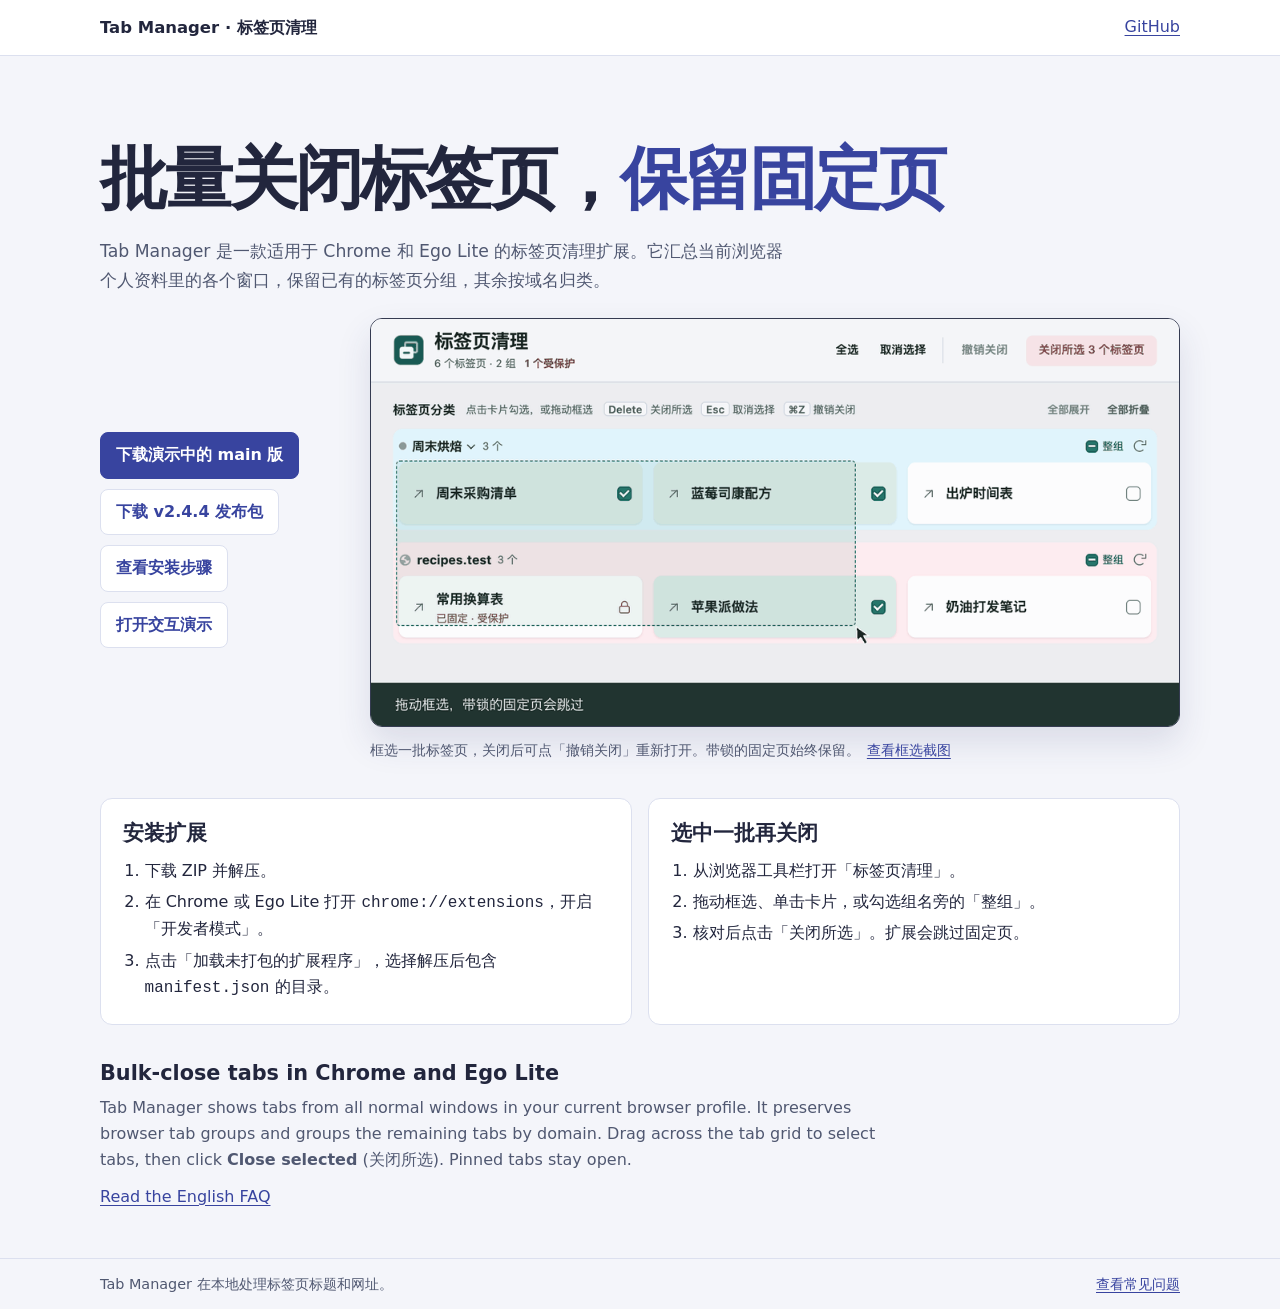
<file: docs/index.html>
<!doctype html>
<html lang="zh-CN">
<head>
  <meta charset="utf-8">
  <meta name="viewport" content="width=device-width, initial-scale=1">
  <title>Tab Manager · 批量关闭 Chrome 和 Ego Lite 标签页</title>
  <meta name="description" content="在同一个面板整理 Chrome 和 Ego Lite 的跨窗口标签页。按组浏览、拖动框选、批量关闭，并保留固定标签页。">
  <link rel="canonical" href="https://ximendatie.github.io/tab-manager/">
  <meta property="og:title" content="Tab Manager · 标签页清理">
  <meta property="og:description" content="跨窗口分组、拖动框选、批量关闭。已固定的标签页会保留。">
  <meta property="og:image" content="https://ximendatie.github.io/tab-manager/extension-screenshot.png">
  <style>
    :root {
      color-scheme: light;
      font: 16px/1.65 system-ui, sans-serif;
      color: #22263d;
      background: #f4f5fa;
      --muted: #505871;
      --accent: #38449f;
      --line: #dce0ef;
      --surface: #fff;
    }
    * { box-sizing: border-box; }
    body { margin: 0; }
    .wrap { width: min(1080px, calc(100% - 40px)); margin-inline: auto; }
    header { background: var(--surface); border-bottom: 1px solid var(--line); }
    header .wrap, .actions, footer .wrap {
      display: flex;
      flex-wrap: wrap;
      align-items: center;
      gap: 12px 24px;
    }
    header .wrap, footer .wrap { justify-content: space-between; padding-block: 14px; }
    .brand { color: inherit; font-size: 1.03rem; font-weight: 750; text-decoration: none; }
    main { padding-block: clamp(36px, 7vw, 84px) 48px; }
    h1, h2 { margin: 0; line-height: 1.16; }
    h1 { font-size: clamp(2rem, 6vw, 4.25rem); letter-spacing: -.045em; }
    h1 span { display: inline-block; color: var(--accent); }
    h2 { font-size: 1.3rem; }
    p { margin: 0; }
    .lede { max-width: 43rem; margin-block: 18px 24px; color: var(--muted); font-size: 1.08rem; }
    a { color: var(--accent); text-underline-offset: .2em; }
    a:focus-visible { outline: 3px solid var(--accent); outline-offset: 4px; }
    .actions a { padding: 9px 15px; border-radius: 8px; font-weight: 650; text-decoration: none; }
    .primary { color: #fff; background: var(--accent); border: 1px solid var(--accent); }
    .secondary { background: var(--surface); border: 1px solid var(--line); }
    .download-demo {
      display: grid;
      grid-template-columns: minmax(13.5rem, 1fr) minmax(0, 3.35fr);
      align-items: center;
      gap: 18px 28px;
    }
    .actions { flex-direction: column; align-items: flex-start; gap: 10px; }
    figure { margin: 0; }
    figure img {
      display: block;
      width: 100%;
      height: auto;
      border: 1px solid #353b51;
      border-radius: 12px;
      box-shadow: 0 16px 34px rgb(44 55 110 / 13%);
    }
    figcaption { margin-top: 12px; color: var(--muted); font-size: .875rem; }
    figcaption a { margin-inline-start: .5em; white-space: nowrap; }
    .steps { display: grid; grid-template-columns: repeat(2, minmax(0, 1fr)); gap: 16px; margin-top: 36px; }
    .steps section { padding: 22px; border: 1px solid var(--line); border-radius: 12px; background: var(--surface); }
    ol { margin: 12px 0 0; padding-left: 1.35em; }
    li + li { margin-top: 5px; }
    code { overflow-wrap: anywhere; }
    .english { max-width: 49rem; margin-top: 36px; }
    .english p { margin-block: 10px; color: var(--muted); }
    footer { border-top: 1px solid var(--line); color: var(--muted); font-size: .9rem; }
    @media (max-width: 760px) {
      .download-demo { grid-template-columns: minmax(0, 1fr); }
      .actions { flex-direction: row; align-items: center; }
    }
    @media (max-width: 620px) {
      .wrap { width: calc(100% - 32px); }
      .steps { grid-template-columns: 1fr; }
      .steps section { padding: 18px; }
    }
  </style>
</head>
<body>
  <header>
    <div class="wrap">
      <a class="brand" href="./">Tab Manager · 标签页清理</a>
      <a href="https://github.com/ximendatie/tab-manager">GitHub</a>
    </div>
  </header>
  <main class="wrap">
    <h1>批量关闭标签页，<span>保留固定页</span></h1>
    <p class="lede">Tab Manager 是一款适用于 Chrome 和 Ego Lite 的标签页清理扩展。它汇总当前浏览器个人资料里的各个窗口，保留已有的标签页分组，其余按域名归类。</p>
    <div class="download-demo">
      <div class="actions">
        <a class="primary" href="https://github.com/ximendatie/tab-manager/archive/refs/heads/main.zip">下载演示中的 main 版</a>
        <a class="secondary" href="https://github.com/ximendatie/tab-manager/releases/download/v2.4.4/tab-manager-v2.4.4.zip">下载 v2.4.4 发布包</a>
        <a class="secondary" href="#install">查看安装步骤</a>
        <a class="secondary" href="usage.html">打开交互演示</a>
      </div>
      <figure>
        <img src="extension-demo.gif" width="1008" height="508" alt="标签页清理实拍。框选示例卡片，点击关闭所选，再撤销关闭。带锁的固定页始终保留。">
        <figcaption>框选一批标签页，关闭后可点「撤销关闭」重新打开。带锁的固定页始终保留。<a href="extension-screenshot.png">查看框选截图</a></figcaption>
      </figure>
    </div>

    <div class="steps">
      <section aria-labelledby="install">
        <h2 id="install">安装扩展</h2>
        <ol>
          <li>下载 ZIP 并解压。</li>
          <li>在 Chrome 或 Ego Lite 打开 <code>chrome://extensions</code>，开启「开发者模式」。</li>
          <li>点击「加载未打包的扩展程序」，选择解压后包含 <code>manifest.json</code> 的目录。</li>
        </ol>
      </section>
      <section aria-labelledby="close-tabs">
        <h2 id="close-tabs">选中一批再关闭</h2>
        <ol>
          <li>从浏览器工具栏打开「标签页清理」。</li>
          <li>拖动框选、单击卡片，或勾选组名旁的「整组」。</li>
          <li>核对后点击「关闭所选」。扩展会跳过固定页。</li>
        </ol>
      </section>
    </div>

    <section class="english" lang="en" aria-labelledby="overview">
      <h2 id="overview">Bulk-close tabs in Chrome and Ego Lite</h2>
      <p>Tab Manager shows tabs from all normal windows in your current browser profile. It preserves browser tab groups and groups the remaining tabs by domain. Drag across the tab grid to select tabs, then click <strong>Close selected</strong> (关闭所选). Pinned tabs stay open.</p>
      <a href="https://github.com/ximendatie/tab-manager#faq-in-english">Read the English FAQ</a>
    </section>
  </main>
  <footer>
    <div class="wrap">
      <p>Tab Manager 在本地处理标签页标题和网址。</p>
      <a href="https://github.com/ximendatie/tab-manager#常见问题">查看常见问题</a>
    </div>
  </footer>
</body>
</html>
</file>
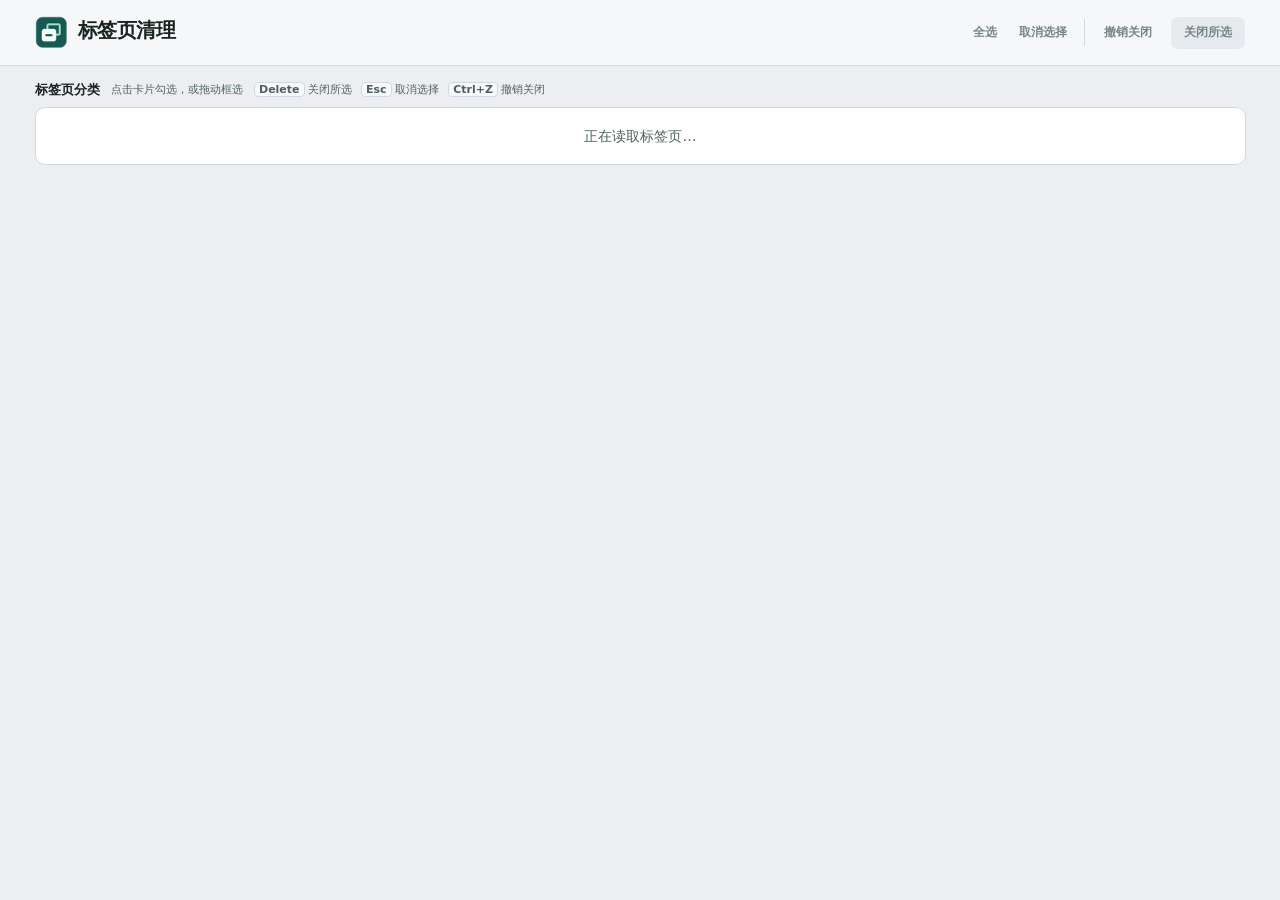
<file: manager.html>
<!doctype html>
<html lang="zh-CN">
  <head>
    <meta charset="utf-8">
    <meta name="viewport" content="width=device-width, initial-scale=1">
    <meta name="color-scheme" content="only light">
    <title>标签页清理</title>
    <link rel="stylesheet" href="manager.css">
    <script type="module" src="manager.js"></script>
  </head>
  <body>
    <header class="page-header">
      <div class="container header-content">
        <div class="heading">
          <img src="icons/window-cleanup-48.png" class="app-icon" width="36" height="36" alt="">
          <div>
            <h1>标签页清理</h1>
            <div class="page-summary">
              <span id="tab-count"></span>
              <span id="protected-count" class="protection-count" hidden></span>
            </div>
          </div>
        </div>
        <div class="actions" role="group" aria-label="批量操作">
          <div class="selection-actions">
            <button id="select-all" type="button" disabled>全选</button>
            <button id="clear-selection" type="button" aria-keyshortcuts="Escape" title="取消选择（Esc）" disabled>取消选择</button>
          </div>
          <button id="undo-close" type="button" aria-keyshortcuts="Control+Z" disabled>撤销关闭</button>
          <button id="close-selected" class="close-button" type="button" aria-keyshortcuts="Delete" title="关闭所选（Delete）" disabled>关闭所选</button>
        </div>
      </div>
    </header>

    <main class="container content">
      <div class="board-header">
        <div class="board-summary">
          <h2 id="board-title" tabindex="-1">标签页分类</h2>
          <p>点击卡片勾选，或拖动框选</p>
          <p class="shortcuts">
            <span><kbd>Delete</kbd> 关闭所选</span>
            <span><kbd>Esc</kbd> 取消选择</span>
            <span><kbd id="undo-shortcut">Ctrl+Z</kbd> 撤销关闭</span>
          </p>
        </div>
        <div id="group-view-actions" class="selection-actions" role="group" aria-label="Chrome 分组展开状态" hidden>
          <button id="expand-all-groups" type="button" aria-disabled="true">全部展开</button>
          <button id="collapse-all-groups" type="button" aria-disabled="true">全部折叠</button>
        </div>
        <p id="status" class="status" role="status"></p>
      </div>
      <p id="empty-message" class="empty-message">正在读取标签页…</p>
      <div id="tab-board" class="tab-board" role="group" aria-label="标签页卡片" hidden></div>
    </main>
    <div id="selection-box" class="selection-box" aria-hidden="true" hidden></div>

    <template id="domain-template">
      <section class="domain-group">
        <div class="domain-header">
          <div class="domain-heading">
            <span class="domain-color" aria-hidden="true" hidden></span>
            <img class="domain-favicon" width="16" height="16" alt="" hidden>
            <h3 class="domain-name" dir="auto"></h3>
            <span class="domain-count"></span>
          </div>
          <div class="domain-actions">
            <label class="domain-select" title="整组选中">
              <input class="group-check" type="checkbox">
              <span>整组</span>
            </label>
            <button class="group-reload" type="button" title="刷新此分组">刷新</button>
          </div>
        </div>
        <div class="domain-cards"></div>
      </section>
    </template>

    <template id="tab-template">
      <div class="tab-card">
        <button class="tab-jump" type="button" title="切换到此标签页">
          <span class="jump-icon" aria-hidden="true"></span>
          <img class="tab-favicon" width="16" height="16" alt="" hidden>
        </button>
        <label class="tab-selection">
          <span class="card-content">
            <span class="tab-title" dir="auto"></span>
            <span class="tab-context" hidden></span>
          </span>
          <span class="tab-control">
            <input type="checkbox" class="tab-check">
            <span class="protection-icon" aria-hidden="true"></span>
          </span>
        </label>
      </div>
    </template>
  </body>
</html>
</file>
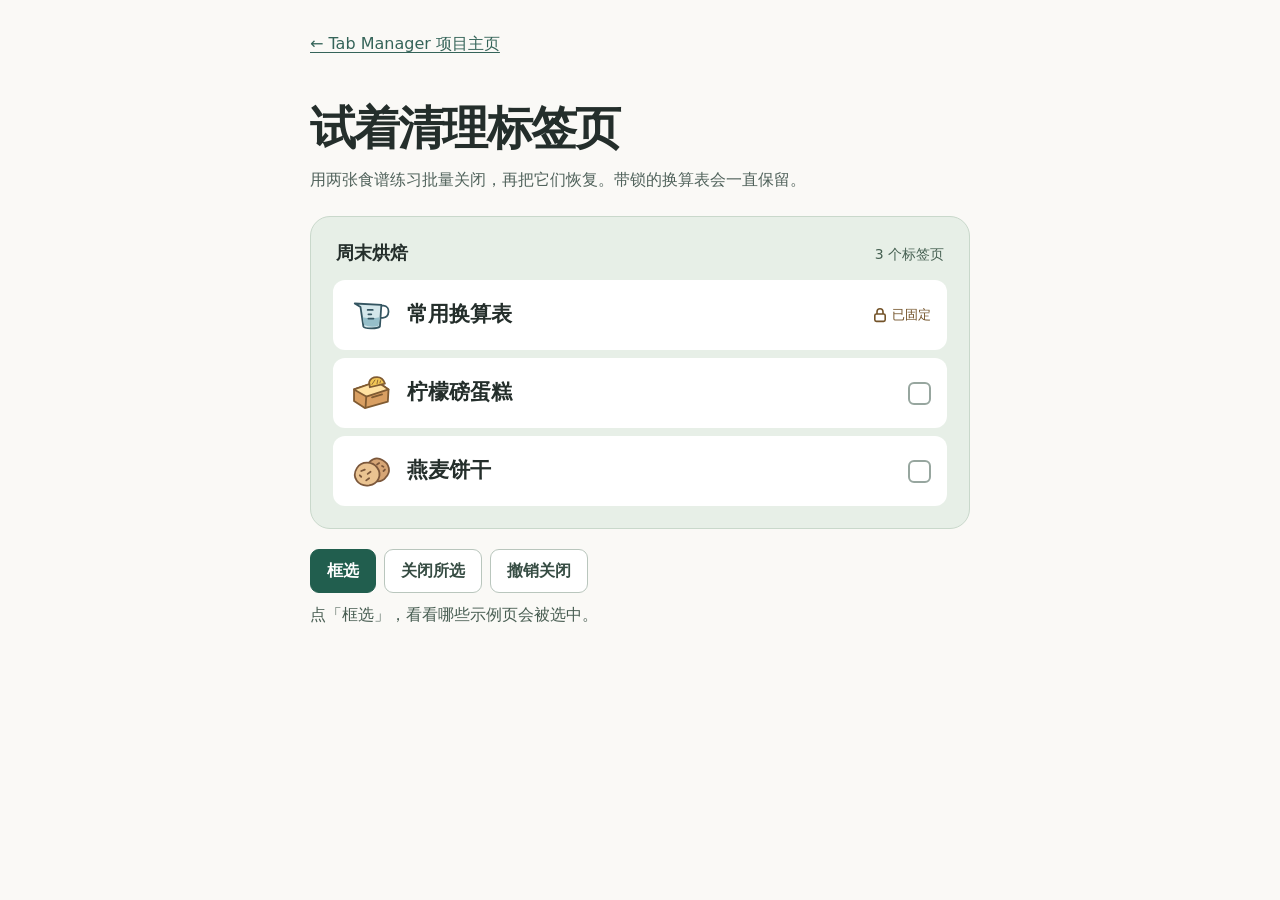
<file: docs/usage.html>
<!doctype html>
<html lang="zh-CN">
<head>
  <meta charset="utf-8">
  <meta name="viewport" content="width=device-width, initial-scale=1">
  <title>试着清理标签页 · Tab Manager</title>
  <style>
    :root {
      color-scheme: light;
      font: 16px/1.5 -apple-system, BlinkMacSystemFont, "PingFang SC", system-ui, sans-serif;
      color: #242e2b;
      background: #faf9f6;
    }
    * { box-sizing: border-box; }
    body { margin: 0; }
    main { width: min(100% - 32px, 660px); margin: 32px auto 64px; }
    a { color: #356459; text-underline-offset: .2em; }
    header { margin: clamp(28px, 5vh, 50px) 0 24px; }
    h1 { margin: 0; font-size: clamp(30px, 5vw, 46px); line-height: 1.2; letter-spacing: -.04em; }
    header p { margin: 12px 0 0; color: #50625b; }
    .board {
      background: #e7efe7; border: 1px solid #c9d8cb;
      border-radius: 20px; padding: clamp(12px, 3vw, 22px);
    }
    .board-header { display: flex; align-items: baseline; justify-content: space-between; margin: 0 3px 14px; }
    h2 { margin: 0; font-size: 18px; }
    .count { color: #466052; font-size: 14px; font-variant-numeric: tabular-nums; }
    ul { padding: 0; margin: 0; list-style: none; display: grid; gap: 8px; }
    .card {
      display: flex; align-items: center; gap: 12px; min-height: 70px;
      border: 2px solid transparent; padding: 10px 14px; border-radius: 12px; background: #fff;
    }
    .card[hidden] { display: none; }
    .illustration { width: 46px; height: 42px; flex-shrink: 0; }
    .card strong { font-size: clamp(17px, 3vw, 21px); }
    .pin, .check { margin-inline-start: auto; flex-shrink: 0; }
    .pin { display: inline-flex; align-items: center; gap: 4px; color: #735329; font-size: 13px; }
    .pin svg { width: 16px; height: 16px; }
    .check { width: 23px; height: 23px; border: 2px solid #97a69f; border-radius: 6px; }
    [data-state="selected"] .ordinary { border-color: #468474; background: #edf7f1; }
    [data-state="selected"] .check { border-color: #215e4e; background: #215e4e; position: relative; }
    [data-state="selected"] .check::after {
      content: ""; position: absolute; left: 6px; top: 2px; width: 5px; height: 10px;
      border: solid white; border-width: 0 2px 2px 0; transform: rotate(45deg);
    }
    .actions { display: flex; flex-wrap: wrap; gap: 8px; margin: 20px 0 10px; }
    button {
      background: #fff; font: inherit; font-weight: 650; color: #364c43;
      border: 1px solid #b9c6bd; padding: 8px 16px; min-height: 44px; border-radius: 9px; cursor: pointer;
    }
    button[data-next] { background: #215e4e; color: white; border-color: #215e4e; }
    button:hover { border-color: #215e4e; }
    :is(button, a):focus-visible { outline: 3px solid #227a8f; outline-offset: 3px; }
    #status { margin: 0; min-height: 3em; color: #485d52; }
    @media (max-width: 420px) {
      main { margin-top: 20px; }
      .card { gap: 8px; padding: 9px; }
      .illustration { width: 38px; }
      button { flex: 1; padding: 8px; }
    }
    @media (prefers-reduced-motion: no-preference) {
      .board[data-state="open"] .ordinary { animation: appear .18s ease-out; }
      @keyframes appear { from { opacity: .25; transform: translateY(3px); } }
    }
  </style>
</head>
<body>
  <main>
    <a href="./">← Tab Manager 项目主页</a>
    <header>
      <h1>试着清理标签页</h1>
      <p>用两张食谱练习批量关闭，再把它们恢复。带锁的换算表会一直保留。</p>
    </header>

    <section class="board" data-state="open" aria-labelledby="group-title">
      <div class="board-header">
        <h2 id="group-title">周末烘焙</h2>
        <span class="count">3 个标签页</span>
      </div>
      <ul>
        <li class="card">
          <svg class="illustration" viewBox="0 0 64 50" aria-hidden="true">
            <g stroke="#345561" stroke-linejoin="round" stroke-linecap="round" stroke-width="2.5">
              <path d="M43 12h5c10 1 9 16-1 17h-5" fill="none"/>
              <path d="M8 9l8 5 4 27c1 3 19 4 23 0l2-30z" fill="#d4e7eb"/>
              <path d="M19 28q11 3 24 0l-2 12q-10 3-20-1z" stroke="none" fill="#96bfca"/>
              <path d="M26 18h7m-6 6h4m-4 6h7" fill="none"/>
            </g>
          </svg>
          <strong>常用换算表</strong>
          <span class="pin">
            <svg viewBox="0 0 16 16" aria-hidden="true"><g fill="none" stroke="currentColor" stroke-width="1.6"><rect x="2.8" y="7" width="10.4" height="7.4" rx="1.6"/><path d="M5 7V4.8a3 3 0 0 1 6 0V7"/></g></svg>
            已固定
          </span>
        </li>
        <li class="card ordinary">
          <svg class="illustration" viewBox="0 0 64 50" aria-hidden="true">
            <g stroke="#805b32" stroke-linejoin="round" stroke-linecap="round" stroke-width="2.5">
              <path d="M7 20l32-11 16 11-1 17-32 9L7 36z" fill="#d99f62"/>
              <path d="M7 20l17 10 31-10-16-11z" fill="#ffe1a1"/>
              <path d="M24 30l-1 15m9-14 14-4" fill="none"/>
              <path d="M28 10q2-7 11-7 8 0 11 9l-21 5z" fill="#f2c655"/>
              <path d="M32 13l4-6m3 5 1-5m3 4 1-3" stroke-width="1.2"/>
            </g>
          </svg>
          <strong>柠檬磅蛋糕</strong><span class="check" aria-hidden="true"></span>
        </li>
        <li class="card ordinary">
          <svg class="illustration" viewBox="0 0 64 50" aria-hidden="true">
            <g stroke="#7b573b" stroke-linecap="round" stroke-linejoin="round" stroke-width="2.5">
              <path d="M29 12q8-8 18-2c9 5 12 16 4 24-5 7-16 7-23 2-8-6-8-16 1-24z" fill="#d6a575"/>
              <path d="M11 21c7-11 22-9 28-1 8 11 1 23-11 25-15 2-25-11-17-24z" fill="#eac391"/>
              <path d="m17 25 5-2m4 6 4-3m-6 12 4-3m-13-4 2 2m29-15 2 1m-9-3 3-2m6 11 2-2" fill="none"/>
            </g>
          </svg>
          <strong>燕麦饼干</strong><span class="check" aria-hidden="true"></span>
        </li>
      </ul>
    </section>

    <div class="actions" role="group" aria-label="尝试清理操作">
      <button type="button" data-event="select" data-next>框选</button>
      <button type="button" data-event="close">关闭所选</button>
      <button type="button" data-event="undo">撤销关闭</button>
    </div>
    <p id="status" role="status">点「框选」，看看哪些示例页会被选中。</p>
  </main>

  <script>
    const states = {
      open: { next: "select", count: "3 个标签页", on: { select: "selected" } },
      selected: { next: "close", count: "已选 2 个", on: { close: "closed" } },
      closed: { next: "undo", count: "1 个标签页", on: { undo: "open" } }
    };
    const feedback = {
      select: "已选中两张食谱，固定的换算表仍受保护。",
      close: "两张食谱已关闭，换算表还在。点「撤销关闭」可以恢复。",
      undo: "两张食谱已恢复，可以再试一次。"
    };
    const board = document.querySelector(".board");
    const status = document.querySelector("#status");
    const buttons = document.querySelectorAll("[data-event]");
    function refusal(state, event) {
      if (event === "undo") return "先关闭一批标签页，再试试撤销。";
      if (event === "close") return "还没有选中的标签页，请先框选。";
      return state === "selected" ? "两张食谱已经选中，可以点「关闭所选」。" : "两张食谱已关闭，请先撤销关闭。";
    }
    for (const button of buttons) {
      button.addEventListener("click", () => {
        const current = board.dataset.state;
        const event = button.dataset.event;
        const next = states[current].on[event];
        if (!next) {
          status.textContent = refusal(current, event);
          return;
        }
        board.dataset.state = next;
        board.querySelector(".count").textContent = states[next].count;
        for (const card of board.querySelectorAll(".ordinary")) card.hidden = next === "closed";
        for (const action of buttons) action.toggleAttribute("data-next", action.dataset.event === states[next].next);
        status.textContent = feedback[event];
      });
    }
  </script>
</body>
</html>
</file>
<file: manager.css>
:root {
  color-scheme: only light;
  --page: #eceef2;
  --toolbar-solid: #f7f8fa;
  --toolbar-glass: rgb(247 248 250 / 91%);
  --surface: #fff;
  --tile: #fff;
  --tile-hover: #f7f8fb;
  --tile-shadow: 0 1px 2px rgb(26 34 49 / 9%);
  --raised: #e1e5ec;
  --text: #192421;
  --muted: #4e625d;
  --border: #d2d7e0;
  --control-border: #718781;
  --accent: #146e61;
  --accent-text: #125d52;
  --on-accent: #fff;
  --accent-surface: #deede8;
  --selection-border: #68998c;
  --marquee: rgb(20 110 97 / 8%);
  --protected: #75542b;
  --protected-surface: #f3ece1;
  --protected-border: #b79a74;
  --danger: #912c3c;
  --danger-surface: #f6e6e9;
  --danger-pressed: #efccd3;
  --page-gutter: clamp(14px, 2.7vw, 36px);
  scroll-padding-block-start: 5rem;
  accent-color: var(--accent);
  font: 14px/1.45 -apple-system, BlinkMacSystemFont, "Segoe UI", system-ui, sans-serif;
  font-optical-sizing: auto;
}

* { box-sizing: border-box; }
[hidden] { display: none !important; }
h1, h2, h3, p { margin: 0; }

body {
  min-block-size: 100vh;
  margin: 0;
  background: var(--page);
  color: var(--text);
}

.container {
  inline-size: min(100% - var(--page-gutter) * 2, 1560px);
  margin-inline: auto;
}

.page-header {
  position: sticky;
  inset-block-start: 0;
  z-index: 2;
  border-block-end: 1px solid var(--border);
  background: var(--toolbar-solid);
}

@supports (backdrop-filter: blur(18px)) {
  @media (prefers-reduced-transparency: no-preference) {
    .page-header {
      background: var(--toolbar-glass);
      backdrop-filter: blur(18px) saturate(145%);
    }
  }
}

.header-content, .heading, .actions, .selection-actions, .board-header, .board-summary {
  display: flex;
  align-items: center;
}

.header-content {
  min-block-size: 65px;
  justify-content: space-between;
  gap: 8px 16px;
  padding-block: 8px;
}

.heading { gap: 10px; min-inline-size: 0; }
.app-icon { flex: none; inline-size: 33px; block-size: 33px; }
h1 { font-size: 20px; line-height: 1.18; font-weight: 700; letter-spacing: -.025em; }
.page-summary {
  display: flex;
  flex-wrap: wrap;
  align-items: center;
  gap: 2px 9px;
  margin-block-start: 3px;
  color: var(--muted);
  font-size: 11px;
}

.actions { flex-wrap: wrap; gap: 9px; }
.selection-actions { flex: none; gap: 2px; }
.actions .selection-actions {
  padding-inline-end: 7px;
  border-inline-end: 1px solid var(--border);
}

button {
  min-block-size: 30px;
  padding: 4px 9px;
  border: 1px solid transparent;
  border-radius: 7px;
  background: transparent;
  color: var(--text);
  font-family: inherit;
  font-size: 12px;
  font-weight: 600;
  line-height: 1.35;
  white-space: nowrap;
  cursor: pointer;
}

button:not(:disabled, [aria-disabled="true"]):hover { background: var(--raised); }
button:not(:disabled, [aria-disabled="true"]):active { background: var(--accent-surface); }
button:is(:disabled, [aria-disabled="true"]) { color: var(--muted); cursor: default; opacity: .75; }
.selection-actions button { min-block-size: 26px; }
#group-view-actions button { padding-inline: 7px; font-size: 11px; color: var(--muted); }
#group-view-actions button:hover:not([aria-disabled="true"]) { color: var(--text); }

.close-button { min-block-size: 32px; padding-inline: 12px; font-variant-numeric: tabular-nums; }
.close-button:disabled { background: var(--raised); }
.close-button:not(:disabled) { background: var(--danger-surface); color: var(--danger); }
.close-button:is(:hover, :active):not(:disabled) { background: var(--danger-pressed); }

:is(button, #board-title):focus-visible,
.tab-card:has(input:focus-visible),
.domain-select:has(input:focus-visible) {
  outline: 2px solid var(--accent);
  outline-offset: 2px;
}

.content { padding-block: 15px 24px; container: board / inline-size; }
.board-header { flex-wrap: wrap; justify-content: space-between; gap: 4px 10px; margin-block-end: 7px; }
.board-summary { flex-wrap: wrap; gap: 3px 11px; }
.board-summary h2 { font-size: 13px; font-weight: 700; }
.board-summary p, #tab-count, .status, .empty-message { color: var(--muted); }
.board-summary p { font-size: 11px; }
.shortcuts { display: flex; flex-wrap: wrap; gap: 3px 9px; }
.shortcuts span { white-space: nowrap; }
kbd {
  padding: 0 4px;
  border: 1px solid var(--border);
  border-radius: 4px;
  background: var(--toolbar-solid);
  font: inherit;
  font-weight: 600;
}
#tab-count { font-variant-numeric: tabular-nums; }
#tab-count:empty { display: none; }

.protection-count { color: var(--protected); font-weight: 600; white-space: nowrap; }

.status:not([data-warning]) {
  position: absolute;
  inline-size: 1px;
  block-size: 1px;
  overflow: hidden;
  clip-path: inset(50%);
}

.status[data-warning] {
  color: var(--protected);
  font-size: 12px;
}

.empty-message { padding: 18px 12px; border: 1px solid var(--border); border-radius: 10px; background: var(--surface); text-align: center; }

.tab-board {
  --columns: 1;
  --group-gap: clamp(20px, 2.2cqi, 28px);
  --card-gap: 12px;
  display: grid;
  grid-template-columns: repeat(var(--columns), minmax(0, 1fr));
  gap: 13px var(--group-gap);
  align-content: start;
  min-block-size: 75px;
  user-select: none;
  -webkit-user-select: none;
}

@container board (min-width: 480px) { .tab-board { --columns: 2; } }
@container board (min-width: 725px) { .tab-board { --columns: 3; } }
@container board (min-width: 970px) { .tab-board { --columns: 4; } }
@container board (min-width: 1215px) { .tab-board { --columns: 5; } }
@container board (min-width: 1460px) { .tab-board { --columns: 6; } }

.domain-group {
  --span: min(var(--group-size), var(--columns));
  grid-column: span var(--span);
  align-self: start;
  min-inline-size: 0;
  padding: 3px 6px 6px;
  border-radius: 10px;
  background: #f4f6fa;
  background: oklch(96% .024 var(--group-hue, 225));
}

.domain-group[data-full-width] { --span: var(--columns); }

.domain-header, .domain-heading, .domain-actions, .domain-select { display: flex; align-items: center; }
.domain-header {
  flex-wrap: wrap;
  gap: 0 7px;
  min-block-size: 32px;
  padding-block: 3px 5px;
}

.domain-heading { flex: 1 1 6rem; gap: 6px; min-inline-size: 0; }
.domain-actions { flex: none; gap: 1px; margin-inline-start: auto; }
.domain-favicon { flex: none; inline-size: 13px; block-size: 13px; object-fit: contain; pointer-events: none; }

.domain-color { flex: 0 0 8px; block-size: 8px; border-radius: 50%; background: var(--group-color, currentColor); }
.domain-color[data-color="grey"]   { --group-color: #5f6369; }
.domain-color[data-color="blue"]   { --group-color: #436bd7; }
.domain-color[data-color="red"]    { --group-color: #db1b2b; }
.domain-color[data-color="yellow"] { --group-color: #a66900; }
.domain-color[data-color="green"]  { --group-color: #188129; }
.domain-color[data-color="pink"]   { --group-color: #c809a8; }
.domain-color[data-color="purple"] { --group-color: #9d39f3; }
.domain-color[data-color="cyan"]   { --group-color: #007b83; }
.domain-color[data-color="orange"] { --group-color: #ba5406; }

.domain-name { min-inline-size: 0; font-size: 13px; line-height: 1.25; overflow-wrap: anywhere; }
.domain-name:not(:has(.domain-disclosure)) { overflow: hidden; text-overflow: ellipsis; white-space: nowrap; }

.domain-disclosure {
  display: inline-flex;
  align-items: center;
  gap: 6px;
  min-block-size: 23px;
  max-inline-size: 100%;
  padding: 0 3px 0 0;
  border: 0;
  border-radius: 5px;
  background: transparent;
  font: inherit;
  text-align: start;
  white-space: normal;
}

.domain-disclosure:hover:not([aria-disabled="true"]) { background: var(--raised); }
.domain-disclosure::after {
  content: "";
  flex: 0 0 5px;
  block-size: 5px;
  border: solid currentColor;
  border-width: 0 1.5px 1.5px 0;
  transform: rotate(-45deg);
}

.domain-disclosure[aria-expanded="true"]::after { transform: translateY(-1px) rotate(45deg); }
.domain-count, .domain-select { flex: none; color: var(--muted); font-size: 11px; white-space: nowrap; }
.domain-count { font-variant-numeric: tabular-nums; }
@container board (min-width: 480px) {
  .domain-group:has(.tab-card:only-child) .domain-count { display: none; }
}

.domain-select { gap: 4px; min-block-size: 24px; padding-inline: 4px; border-radius: 5px; cursor: pointer; }
.domain-select:has(input:enabled):hover,
.group-reload:hover:not([aria-disabled="true"]) { background: var(--raised); color: var(--text); }
.domain-select:has(input:disabled) { cursor: default; }
.domain-select:has(input:is(:checked, :indeterminate)) { color: var(--accent-text); }

.group-reload {
  position: relative;
  inline-size: 24px;
  min-block-size: 24px;
  padding: 0;
  border: 0;
  color: var(--muted);
  font-size: 0;
}

.group-reload::before, .group-reload::after {
  content: "";
  position: absolute;
  pointer-events: none;
}

.group-reload::before {
  inset: 6px;
  border: 1.5px solid currentColor;
  border-inline-end-color: transparent;
  border-radius: 50%;
}

.group-reload::after {
  inset-block-start: 6px;
  inset-inline-end: 5px;
  inline-size: 4px;
  block-size: 4px;
  border: solid currentColor;
  border-width: 0 1.5px 1.5px 0;
}

@media (prefers-reduced-motion: no-preference) {
  .group-reload[aria-busy="true"]::before { animation: refresh-turn 800ms linear infinite; }
  .group-reload[aria-busy="true"]::after { display: none; }
  @keyframes refresh-turn { to { transform: rotate(1turn); } }
}

.domain-cards {
  display: grid;
  grid-template-columns: repeat(var(--span), minmax(0, 1fr));
  gap: 8px var(--card-gap);
}

.tab-card {
  position: relative;
  min-inline-size: 0;
  border: 1px solid transparent;
  border-radius: 8px;
  background: var(--tile);
  box-shadow: var(--tile-shadow);
  cursor: pointer;
}

.tab-card:has(input:enabled:not(:checked)):hover { background: var(--tile-hover); }
.tab-card:has(input:checked) { background: var(--accent-surface); }
.tab-card:has(input:disabled) { cursor: default; }
.tab-card[data-protected] .tab-context { color: var(--protected); }

.tab-selection {
  display: grid;
  grid-template-columns: minmax(0, 1fr) 15px;
  align-items: center;
  gap: 8px;
  min-block-size: 62px;
  block-size: 100%;
  padding-block: 9px;
  padding-inline: 38px 10px;
  cursor: inherit;
}

.tab-jump {
  position: absolute;
  inset-block-start: 50%;
  inset-inline-start: 8px;
  display: grid;
  place-items: center;
  inline-size: 24px;
  block-size: 24px;
  min-block-size: 0;
  padding: 0;
  border: 1px solid transparent;
  border-radius: 5px;
  background: transparent;
  color: var(--muted);
  translate: 0 -50%;
}

.tab-jump:is(:hover, :focus-visible):not(:disabled) { background: var(--surface); color: var(--accent-text); }
.tab-favicon { object-fit: contain; pointer-events: none; }
.tab-jump:has(> .tab-favicon:not([hidden])) > .jump-icon { display: none; }
.jump-icon { position: relative; inline-size: 11px; block-size: 11px; }
.jump-icon::before, .jump-icon::after { content: ""; position: absolute; }
.jump-icon::before { inset: 5px 0 auto; border-block-start: 1.5px solid currentColor; transform: rotate(-45deg); }
.jump-icon::after {
  inset: 2px 1px auto auto;
  inline-size: 6px;
  block-size: 6px;
  border: solid currentColor;
  border-width: 1.5px 1.5px 0 0;
}

.tab-check, .group-check { inline-size: 15px; block-size: 15px; margin: 0; cursor: inherit; }
.group-check { inline-size: 13px; block-size: 13px; }
:is(.tab-check, .group-check):enabled {
  appearance: none;
  display: grid;
  place-items: center;
  border: 1px solid var(--control-border);
  border-radius: 4px;
  background: var(--surface);
}

:is(.tab-check, .group-check):enabled:is(:checked, :indeterminate) { border-color: var(--accent); background: var(--accent); color: var(--on-accent); }
:is(.tab-check, .group-check):enabled:checked::before,
.group-check:enabled:indeterminate::before { content: ""; inline-size: 7px; border-block-end: 2px solid currentColor; }
:is(.tab-check, .group-check):enabled:checked:not(:indeterminate)::before {
  block-size: 4px;
  border-inline-start: 2px solid currentColor;
  transform: translateY(-1px) rotate(-45deg);
}

.tab-control { display: grid; place-items: center; }
.tab-control > * { grid-area: 1 / 1; }
.tab-card[data-protected] .tab-check { opacity: 0; }
.protection-icon { position: relative; display: none; inline-size: 15px; block-size: 15px; color: var(--protected); pointer-events: none; }
.tab-card[data-protected] .protection-icon { display: block; }
.protection-icon::before, .protection-icon::after { content: ""; position: absolute; box-sizing: border-box; border: 1.5px solid currentColor; }
.protection-icon::before { inset: 1px 4px auto; block-size: 6px; border-block-end: 0; border-radius: 4px 4px 0 0; }
.protection-icon::after { inset: auto 2px 1px; block-size: 8px; border-radius: 2px; }

.card-content { display: grid; gap: 4px; min-inline-size: 0; }
.tab-title {
  display: -webkit-box;
  -webkit-box-orient: vertical;
  -webkit-line-clamp: 3;
  line-clamp: 3;
  overflow: clip;
  overflow-wrap: anywhere;
  font-size: 14px;
  line-height: 1.4;
  font-weight: 600;
}

.tab-context { color: var(--muted); font-size: 11px; line-height: 1.2; overflow-wrap: anywhere; }
.selection-box { position: fixed; z-index: 1; pointer-events: none; border: 1px dashed var(--accent); border-radius: 4px; background: var(--marquee); }
.dragging { user-select: none; -webkit-user-select: none; }
.dragging, .dragging .tab-card { cursor: crosshair; }

@media (max-width: 640px) {
  :root { scroll-padding-block-start: 8rem; }
  .header-content { flex-wrap: wrap; }
}

@media (max-width: 425px) {
  .actions { inline-size: 100%; }
  .close-button { flex: 1; white-space: normal; }
}

@media (pointer: coarse) {
  .selection-actions button, .close-button, .domain-disclosure, .domain-select, .group-reload { min-block-size: 32px; }
  .tab-jump { inline-size: 32px; block-size: 32px; }
  .group-reload { inline-size: 28px; }
  .group-reload::before { inset: 9px 7px; }
  .group-reload::after { inset-block-start: 9px; inset-inline-end: 6px; }
  .tab-selection { padding-inline-start: 46px; }
}

@media (prefers-contrast: more) {
  :root {
    --border: #69778b;
    --control-border: var(--border);
    --selection-border: var(--accent);
    --protected-border: var(--protected);
  }

  .page-header { background: var(--toolbar-solid); backdrop-filter: none; }
  .domain-group { outline: 1px solid var(--border); outline-offset: -1px; }
  .tab-card { border-color: var(--border); box-shadow: none; }
  .tab-card:has(input:checked) { border-color: var(--selection-border); }
  .tab-card[data-protected] { border-color: var(--protected-border); }
  button:is(:disabled, [aria-disabled="true"]) { opacity: 1; }
}

@media (forced-colors: active) {
  :root { --accent: Highlight; --selection-border: Highlight; }
  .domain-color { forced-color-adjust: none; outline: 1px solid CanvasText; }
  :is(.tab-check, .group-check):enabled { appearance: auto; }
  :is(.tab-check, .group-check):enabled::before { display: none; }
}
</file>
